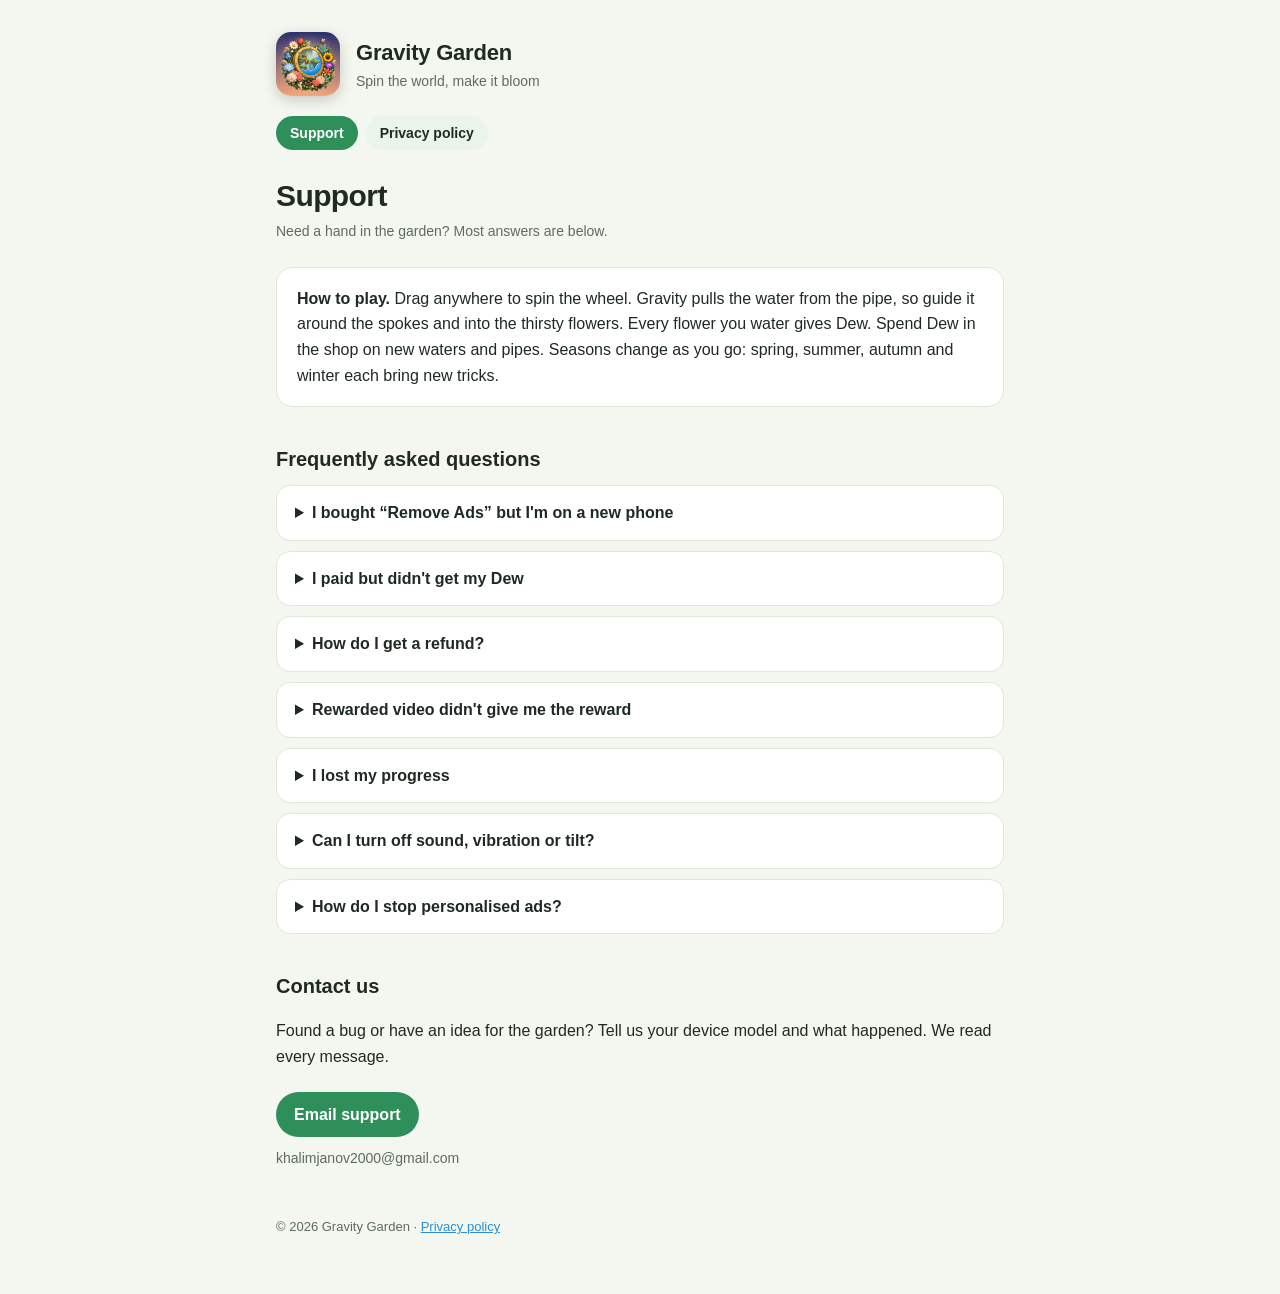
<file: index.html>
<!doctype html>
<html lang="en">
<head>
<meta charset="utf-8">
<meta name="viewport" content="width=device-width, initial-scale=1">
<title>Gravity Garden Support</title>
<meta name="description" content="Help and contact for the Gravity Garden mobile game.">
<link rel="icon" href="icon.png">
<link rel="stylesheet" href="style.css">
</head>
<body>
<div class="wrap">
  <header>
    <img src="icon.png" alt="Gravity Garden icon">
    <div>
      <div class="name">Gravity Garden</div>
      <div class="tag">Spin the world, make it bloom</div>
    </div>
  </header>
  <nav>
    <a href="index.html" aria-current="page">Support</a>
    <a href="privacy.html">Privacy policy</a>
  </nav>

  <h1>Support</h1>
  <p class="updated">Need a hand in the garden? Most answers are below.</p>

  <div class="card">
    <p><strong>How to play.</strong> Drag anywhere to spin the wheel. Gravity pulls the water from the pipe, so guide it
    around the spokes and into the thirsty flowers. Every flower you water gives Dew. Spend Dew in the shop on new
    waters and pipes. Seasons change as you go: spring, summer, autumn and winter each bring new tricks.</p>
  </div>

  <h2>Frequently asked questions</h2>

  <details>
    <summary>I bought “Remove Ads” but I'm on a new phone</summary>
    <p>On the start screen, tap the <strong>gear (Settings) › Restore purchases</strong>. Make sure you're signed in to the
    same Apple ID or Google account you bought it with. Dew packs are consumable and can't be restored.</p>
  </details>

  <details>
    <summary>I paid but didn't get my Dew</summary>
    <p>Close the game completely and open it again while online; pending purchases are delivered at start-up. If it's
    still missing, email us with the date and the receipt from Apple or Google and we'll sort it out.</p>
  </details>

  <details>
    <summary>How do I get a refund?</summary>
    <p>Refunds are handled by the store. On iPhone go to
    <a href="https://reportaproblem.apple.com" target="_blank" rel="noopener">reportaproblem.apple.com</a>. On Android
    open Google Play › Profile › Payments &amp; subscriptions › Budget &amp; history, or see
    <a href="https://support.google.com/googleplay/answer/2479637" target="_blank" rel="noopener">Google Play refunds</a>.</p>
  </details>

  <details>
    <summary>Rewarded video didn't give me the reward</summary>
    <p>The reward is only granted if the video plays to the end. If no video is available right now, the button is
    hidden. Try again in a minute, and check that you're online.</p>
  </details>

  <details>
    <summary>I lost my progress</summary>
    <p>Progress is saved only on your device, so deleting the game resets it. There's no cloud save yet.
    “Remove Ads” can always be restored (see above).</p>
  </details>

  <details>
    <summary>Can I turn off sound, vibration or tilt?</summary>
    <p>Yes. Music, sound effects, haptics and tilt controls can be toggled from the <strong>Pause</strong> menu during a run, or from <strong>Settings</strong> (the gear on the start screen).</p>
  </details>

  <details>
    <summary>How do I stop personalised ads?</summary>
    <p>On iPhone: <em>Settings › Privacy &amp; Security › Tracking</em>, turn Gravity Garden off. On Android:
    <em>Settings › Google › Ads</em>, then delete your advertising ID. See our <a href="privacy.html">privacy policy</a>
    for details.</p>
  </details>

  <h2>Contact us</h2>
  <p>Found a bug or have an idea for the garden? Tell us your device model and what happened. We read every message.</p>
  <a class="contact" href="mailto:khalimjanov2000@gmail.com?subject=Gravity%20Garden%20support">Email support</a>
  <p style="margin-top:10px;color:var(--muted);font-size:14px">khalimjanov2000@gmail.com</p>

  <footer>© 2026 Gravity Garden · <a href="privacy.html">Privacy policy</a></footer>
</div>
</body>
</html>
</file>
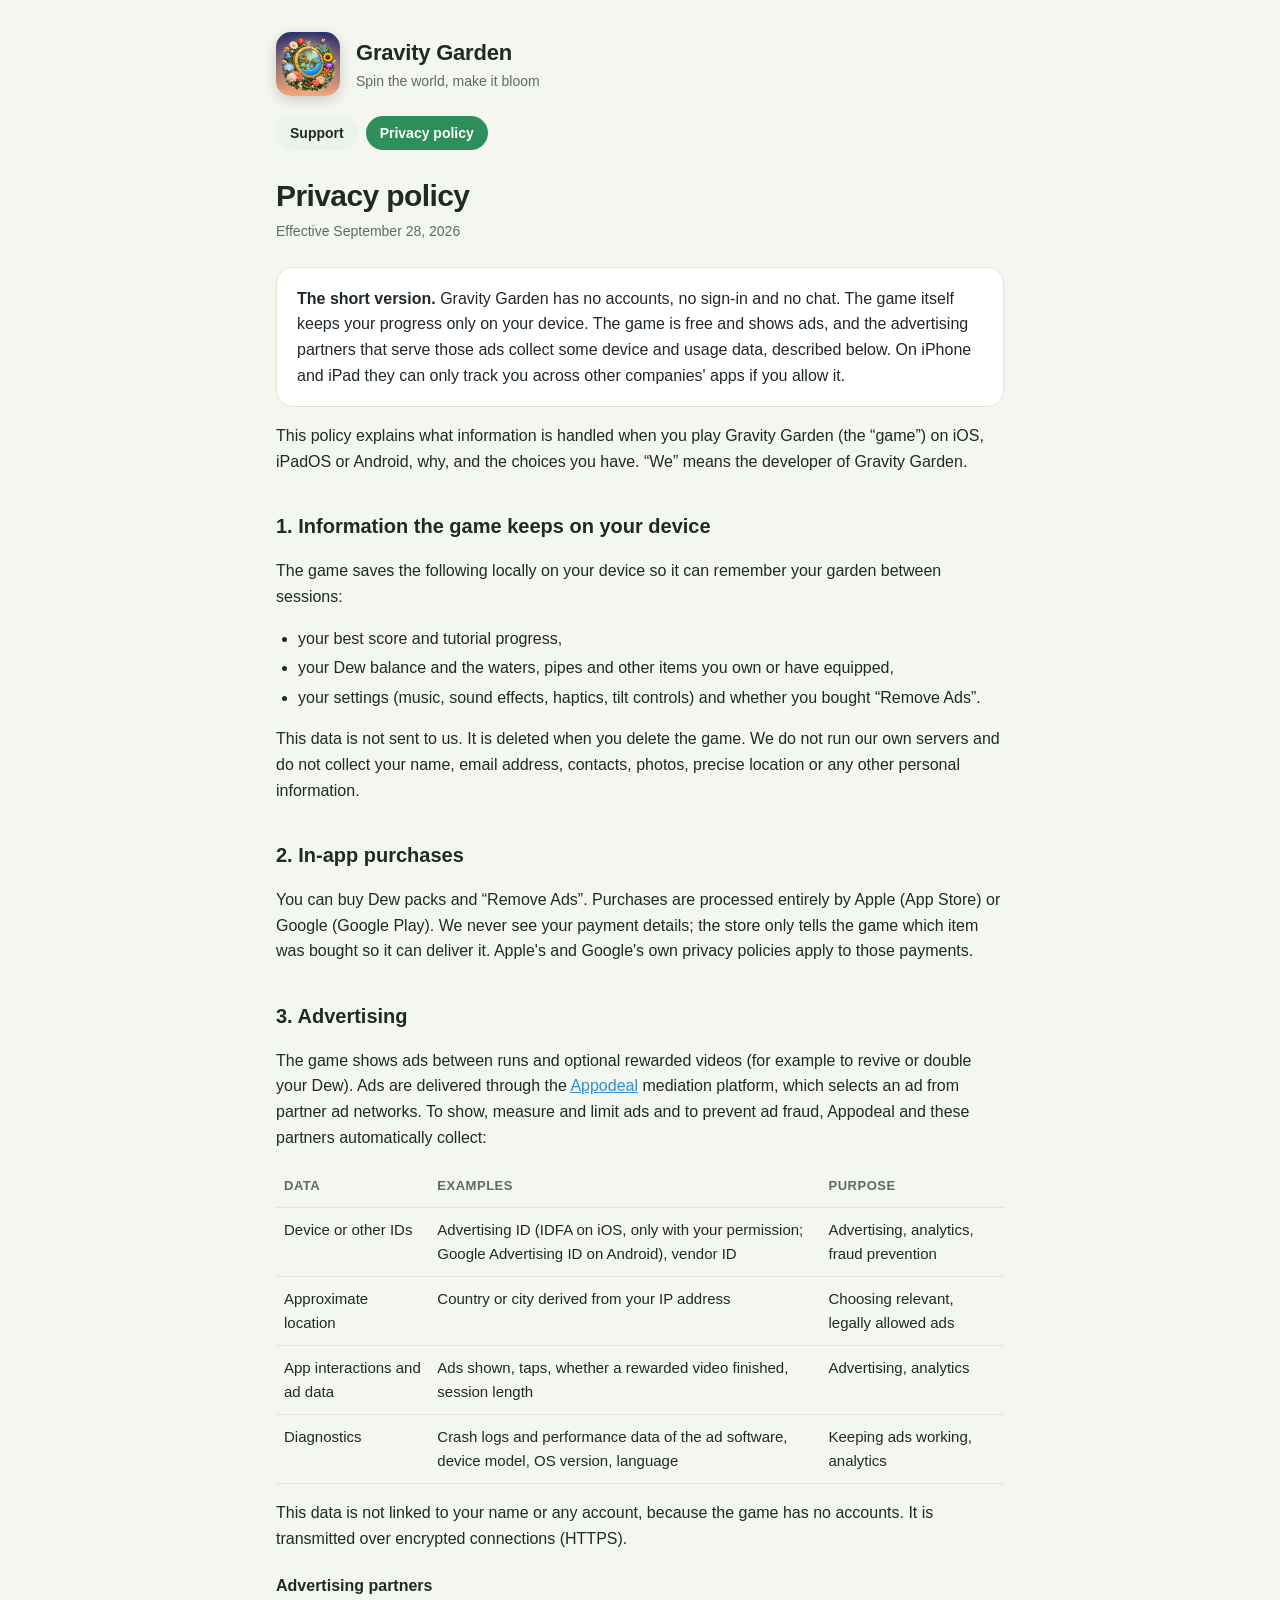
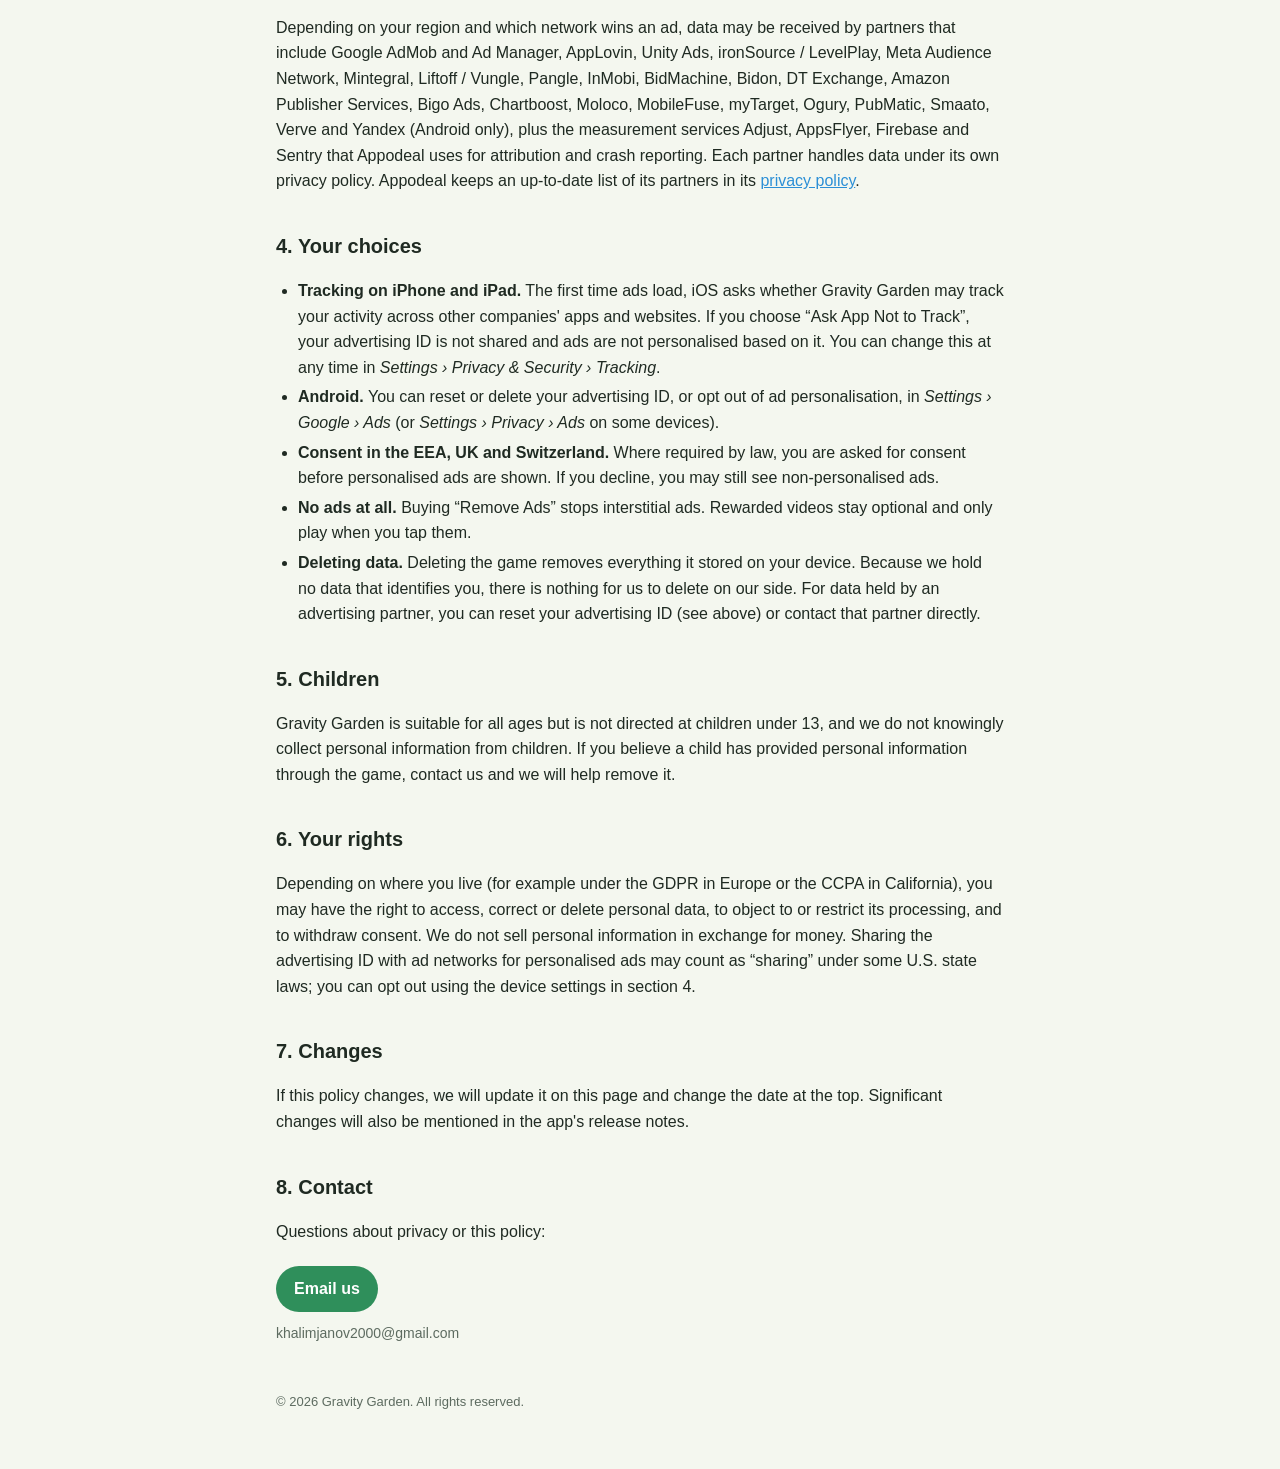
<file: privacy.html>
<!doctype html>
<html lang="en">
<head>
<meta charset="utf-8">
<meta name="viewport" content="width=device-width, initial-scale=1">
<title>Gravity Garden Privacy</title>
<meta name="description" content="Privacy policy for the Gravity Garden mobile game.">
<link rel="icon" href="icon.png">
<link rel="stylesheet" href="style.css">
</head>
<body>
<div class="wrap">
  <header>
    <img src="icon.png" alt="Gravity Garden icon">
    <div>
      <div class="name">Gravity Garden</div>
      <div class="tag">Spin the world, make it bloom</div>
    </div>
  </header>
  <nav>
    <a href="index.html">Support</a>
    <a href="privacy.html" aria-current="page">Privacy policy</a>
  </nav>

  <h1>Privacy policy</h1>
  <p class="updated">Effective September 28, 2026</p>

  <div class="card">
    <p><strong>The short version.</strong> Gravity Garden has no accounts, no sign-in and no chat. The game itself
    keeps your progress only on your device. The game is free and shows ads, and the advertising partners that serve
    those ads collect some device and usage data, described below. On iPhone and iPad they can only track you across
    other companies' apps if you allow it.</p>
  </div>

  <p>This policy explains what information is handled when you play Gravity Garden (the “game”) on iOS, iPadOS or
  Android, why, and the choices you have. “We” means the developer of Gravity Garden.</p>

  <h2>1. Information the game keeps on your device</h2>
  <p>The game saves the following locally on your device so it can remember your garden between sessions:</p>
  <ul>
    <li>your best score and tutorial progress,</li>
    <li>your Dew balance and the waters, pipes and other items you own or have equipped,</li>
    <li>your settings (music, sound effects, haptics, tilt controls) and whether you bought “Remove Ads”.</li>
  </ul>
  <p>This data is not sent to us. It is deleted when you delete the game. We do not run our own servers and do not
  collect your name, email address, contacts, photos, precise location or any other personal information.</p>

  <h2>2. In-app purchases</h2>
  <p>You can buy Dew packs and “Remove Ads”. Purchases are processed entirely by Apple (App Store) or Google (Google
  Play). We never see your payment details; the store only tells the game which item was bought so it can deliver it.
  Apple's and Google's own privacy policies apply to those payments.</p>

  <h2>3. Advertising</h2>
  <p>The game shows ads between runs and optional rewarded videos (for example to revive or double your Dew). Ads are
  delivered through the <a href="https://appodeal.com/privacy-policy/" target="_blank" rel="noopener">Appodeal</a>
  mediation platform, which selects an ad from partner ad networks. To show, measure and limit ads and to prevent ad
  fraud, Appodeal and these partners automatically collect:</p>
  <div class="scroll">
  <table class="table">
    <thead><tr><th>Data</th><th>Examples</th><th>Purpose</th></tr></thead>
    <tbody>
      <tr><td>Device or other IDs</td><td>Advertising ID (IDFA on iOS, only with your permission; Google Advertising ID on Android), vendor ID</td><td>Advertising, analytics, fraud prevention</td></tr>
      <tr><td>Approximate location</td><td>Country or city derived from your IP address</td><td>Choosing relevant, legally allowed ads</td></tr>
      <tr><td>App interactions and ad data</td><td>Ads shown, taps, whether a rewarded video finished, session length</td><td>Advertising, analytics</td></tr>
      <tr><td>Diagnostics</td><td>Crash logs and performance data of the ad software, device model, OS version, language</td><td>Keeping ads working, analytics</td></tr>
    </tbody>
  </table>
  </div>
  <p>This data is not linked to your name or any account, because the game has no accounts. It is transmitted over
  encrypted connections (HTTPS).</p>

  <h3>Advertising partners</h3>
  <p>Depending on your region and which network wins an ad, data may be received by partners that include Google
  AdMob and Ad Manager, AppLovin, Unity Ads, ironSource / LevelPlay, Meta Audience Network, Mintegral, Liftoff / Vungle,
  Pangle, InMobi, BidMachine, Bidon, DT Exchange, Amazon Publisher Services, Bigo Ads, Chartboost, Moloco, MobileFuse,
  myTarget, Ogury, PubMatic, Smaato, Verve and Yandex (Android only), plus the measurement services Adjust, AppsFlyer,
  Firebase and Sentry that Appodeal uses for attribution and crash reporting. Each partner handles data under its
  own privacy policy. Appodeal keeps an up-to-date list of its partners in its
  <a href="https://appodeal.com/privacy-policy/" target="_blank" rel="noopener">privacy policy</a>.</p>

  <h2>4. Your choices</h2>
  <ul>
    <li><strong>Tracking on iPhone and iPad.</strong> The first time ads load, iOS asks whether Gravity Garden may
    track your activity across other companies' apps and websites. If you choose “Ask App Not to Track”, your
    advertising ID is not shared and ads are not personalised based on it. You can change this at any time in
    <em>Settings › Privacy &amp; Security › Tracking</em>.</li>
    <li><strong>Android.</strong> You can reset or delete your advertising ID, or opt out of ad personalisation, in
    <em>Settings › Google › Ads</em> (or <em>Settings › Privacy › Ads</em> on some devices).</li>
    <li><strong>Consent in the EEA, UK and Switzerland.</strong> Where required by law, you are asked for consent
    before personalised ads are shown. If you decline, you may still see non-personalised ads.</li>
    <li><strong>No ads at all.</strong> Buying “Remove Ads” stops interstitial ads. Rewarded videos stay optional and
    only play when you tap them.</li>
    <li><strong>Deleting data.</strong> Deleting the game removes everything it stored on your device. Because we hold
    no data that identifies you, there is nothing for us to delete on our side. For data held by an advertising partner,
    you can reset your advertising ID (see above) or contact that partner directly.</li>
  </ul>

  <h2>5. Children</h2>
  <p>Gravity Garden is suitable for all ages but is not directed at children under 13, and we do not knowingly
  collect personal information from children. If you believe a child has provided personal information through the
  game, contact us and we will help remove it.</p>

  <h2>6. Your rights</h2>
  <p>Depending on where you live (for example under the GDPR in Europe or the CCPA in California), you may have the
  right to access, correct or delete personal data, to object to or restrict its processing, and to withdraw consent.
  We do not sell personal information in exchange for money. Sharing the advertising ID with ad networks for
  personalised ads may count as “sharing” under some U.S. state laws; you can opt out using the device settings in
  section 4.</p>

  <h2>7. Changes</h2>
  <p>If this policy changes, we will update it on this page and change the date at the top. Significant changes
  will also be mentioned in the app's release notes.</p>

  <h2>8. Contact</h2>
  <p>Questions about privacy or this policy:</p>
  <a class="contact" href="mailto:khalimjanov2000@gmail.com?subject=Gravity%20Garden%20privacy">Email us</a>
  <p style="margin-top:10px;color:var(--muted);font-size:14px">khalimjanov2000@gmail.com</p>

  <footer>© 2026 Gravity Garden. All rights reserved.</footer>
</div>
</body>
</html>
</file>
<file: style.css>
:root {
  --bg: #f4f7ef;
  --card: #ffffff;
  --ink: #1f2a22;
  --muted: #5d6b60;
  --line: #dfe7d8;
  --accent: #2f8f5b;
  --water: #2b8fd6;
  --chip: #eaf4ea;
}
@media (prefers-color-scheme: dark) {
  :root:not([data-theme="light"]) {
    --bg: #111a15;
    --card: #18241d;
    --ink: #e7efe8;
    --muted: #9fb0a4;
    --line: #2a3a30;
    --accent: #6fd39a;
    --water: #6cc0ff;
    --chip: #1f3127;
  }
}
:root[data-theme="dark"] {
  --bg: #111a15;
  --card: #18241d;
  --ink: #e7efe8;
  --muted: #9fb0a4;
  --line: #2a3a30;
  --accent: #6fd39a;
  --water: #6cc0ff;
  --chip: #1f3127;
}

* { box-sizing: border-box; }
html { -webkit-text-size-adjust: 100%; }
body {
  margin: 0;
  background: var(--bg);
  color: var(--ink);
  font: 16px/1.6 -apple-system, BlinkMacSystemFont, "Segoe UI", Roboto, "Helvetica Neue", Arial, sans-serif;
}
.wrap { max-width: 760px; margin: 0 auto; padding: 32px 16px 56px; }

header { display: flex; align-items: center; gap: 16px; margin-bottom: 8px; }
header img { width: 64px; height: 64px; border-radius: 15px; box-shadow: 0 4px 14px rgba(0,0,0,.18); }
header .name { font-size: 22px; font-weight: 700; letter-spacing: -.01em; }
header .tag { color: var(--muted); font-size: 14px; }

nav { display: flex; gap: 8px; flex-wrap: wrap; margin: 20px 0 28px; }
nav a {
  padding: 6px 14px; border-radius: 999px; background: var(--chip);
  color: var(--ink); text-decoration: none; font-size: 14px; font-weight: 600;
}
nav a[aria-current="page"] { background: var(--accent); color: #fff; }

h1 { font-size: 30px; line-height: 1.2; margin: 0 0 6px; letter-spacing: -.02em; }
.updated { color: var(--muted); font-size: 14px; margin: 0 0 24px; }
h2 { font-size: 20px; margin: 36px 0 10px; }
h3 { font-size: 16px; margin: 22px 0 6px; }
p, li { color: var(--ink); }
ul { padding-left: 22px; }
li { margin: 4px 0; }
a { color: var(--water); }

.card {
  background: var(--card); border: 1px solid var(--line); border-radius: 16px;
  padding: 18px 20px; margin: 16px 0;
}
.card p:first-child { margin-top: 0; }
.card p:last-child { margin-bottom: 0; }

.table { width: 100%; border-collapse: collapse; font-size: 15px; }
.table th, .table td { text-align: left; vertical-align: top; padding: 10px 8px; border-bottom: 1px solid var(--line); }
.table th { color: var(--muted); font-weight: 600; font-size: 13px; text-transform: uppercase; letter-spacing: .04em; }
.scroll { overflow-x: auto; }

details { background: var(--card); border: 1px solid var(--line); border-radius: 14px; padding: 14px 18px; margin: 10px 0; }
summary { cursor: pointer; font-weight: 600; }
details[open] summary { margin-bottom: 8px; }

.contact {
  display: inline-block; margin-top: 6px; padding: 10px 18px; border-radius: 999px;
  background: var(--accent); color: #fff; font-weight: 700; text-decoration: none;
}
footer { margin-top: 48px; color: var(--muted); font-size: 13px; }
</file>
